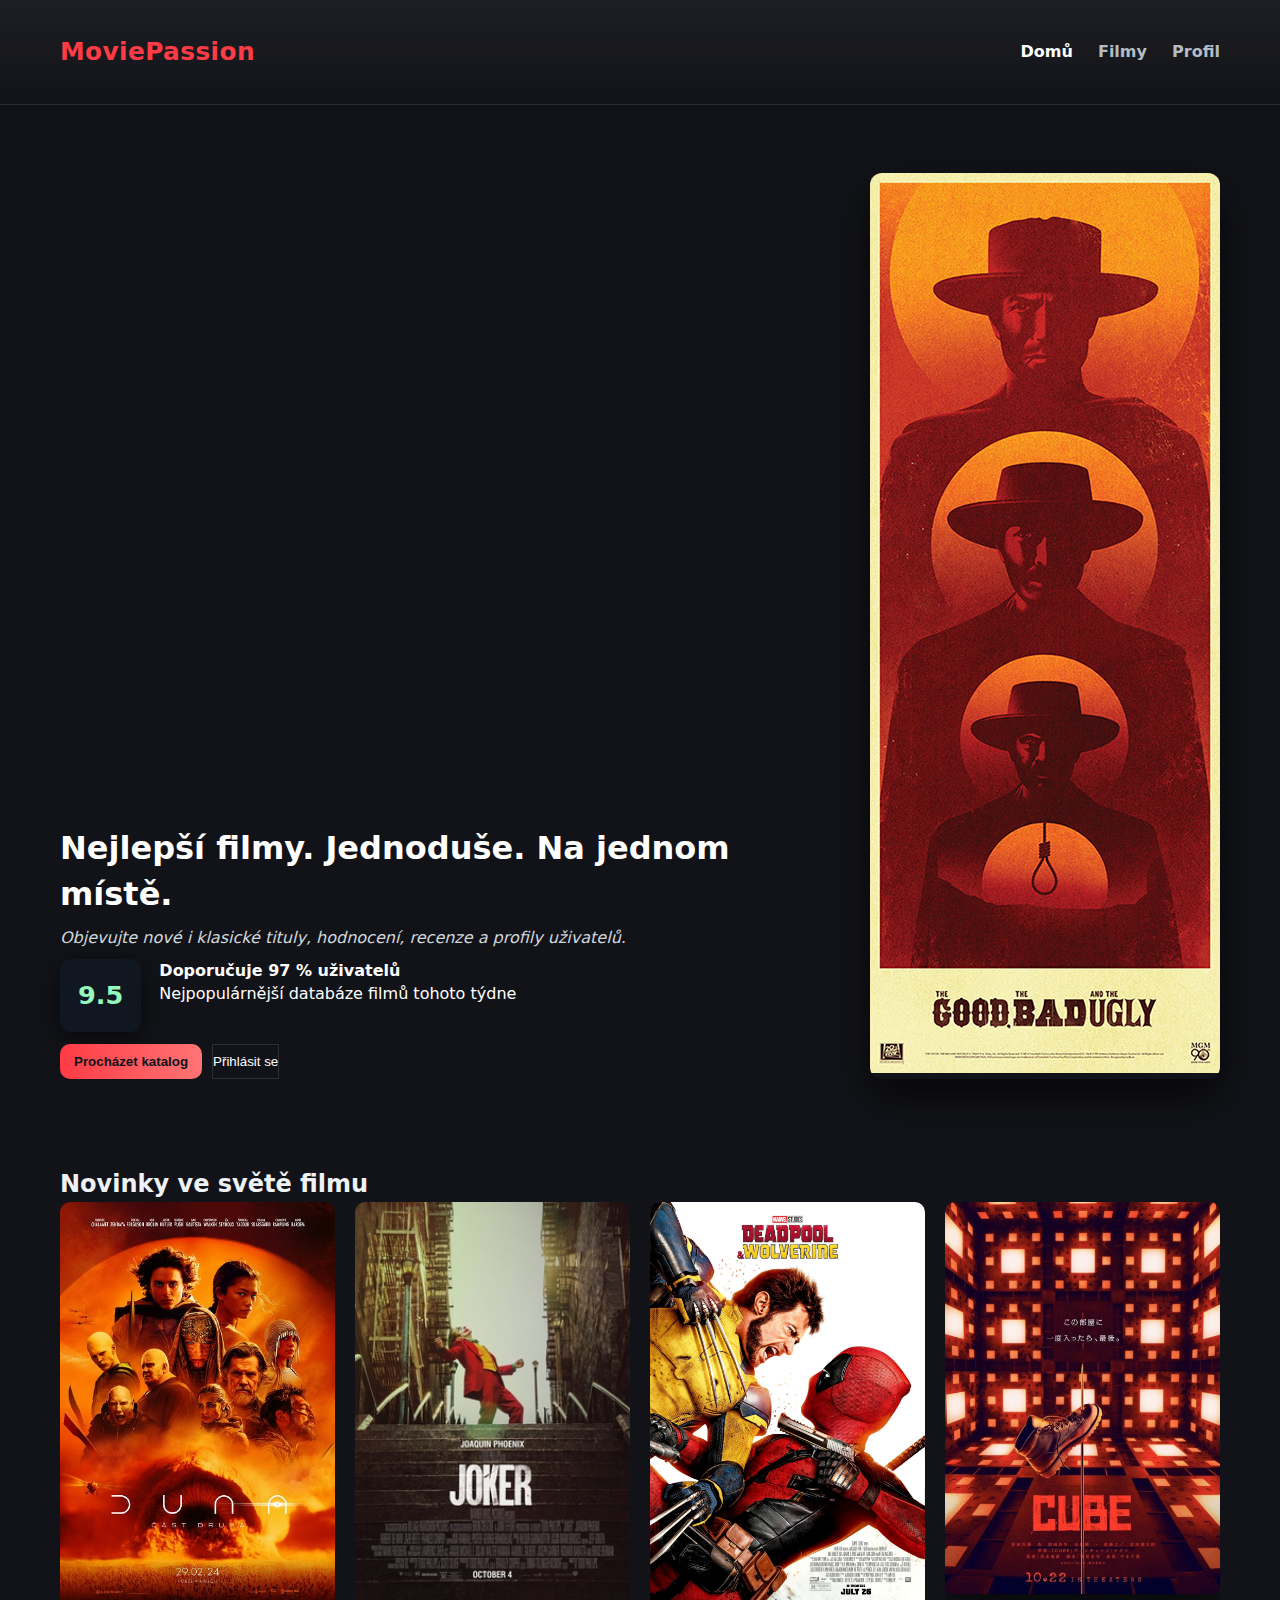
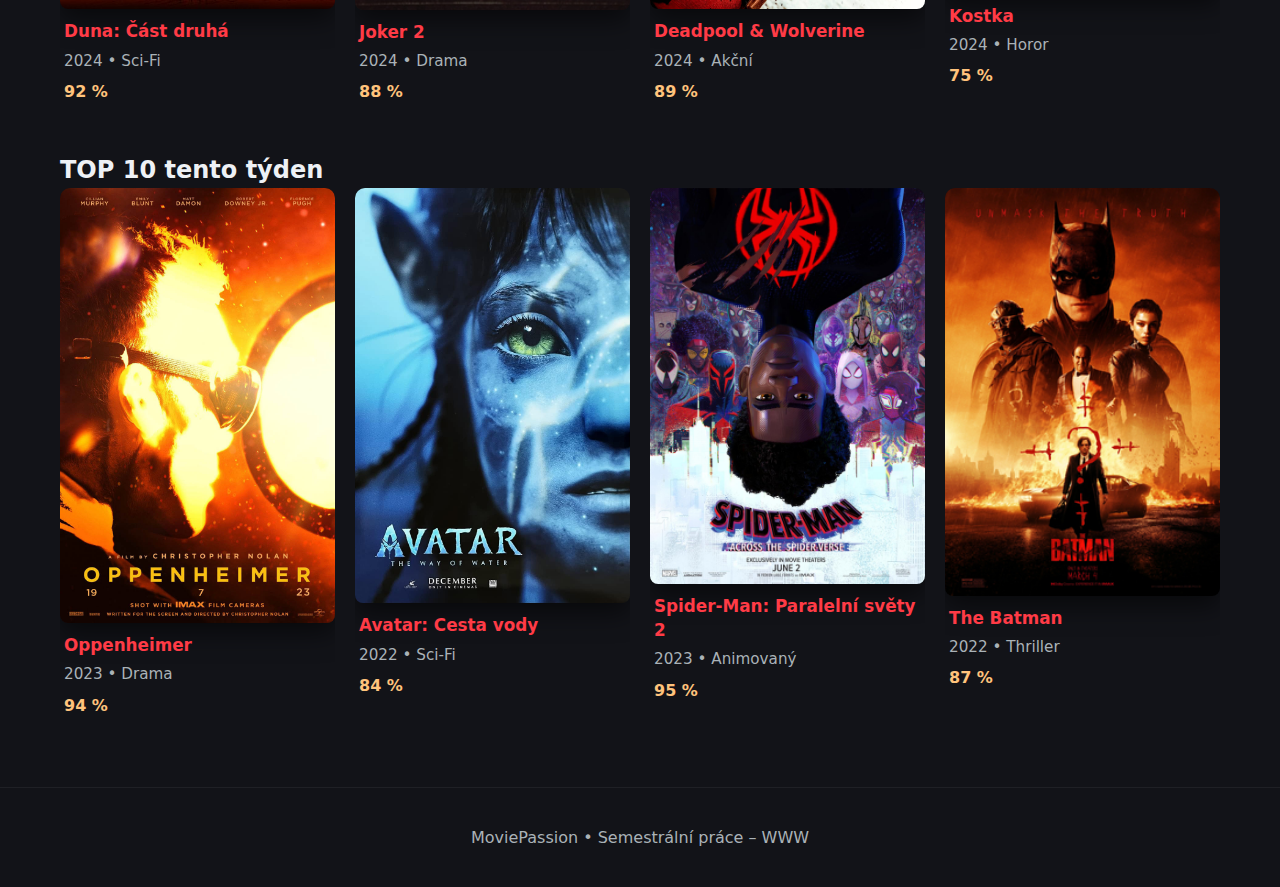
<file: Semestrálka/index.html>
<!DOCTYPE html>
<html lang="cs">
<head>
    <meta charset="UTF-8">
    <meta name="viewport" content="width=device-width, initial-scale=1.0">
    <title>MoviePassion – Domů</title>
    <link rel="stylesheet" href="styles.css">
</head>

<body>

<!-- Header -->
<header class="header">
    <div class="container">
        <nav class="nav">
            <div class="logo">MoviePassion</div>

            <div class="menu">
                <a href="index.html" class="active">Domů</a>
                <a href="movies.html">Filmy</a>
                <a href="profile.html">Profil</a>
            </div>
        </nav>
    </div>
</header>

<!-- Hero sekce -->
<section class="movie-hero">
    <div class="container hero-inner">
        <div class="movie-main">
            <h1>Nejlepší filmy. Jednoduše. Na jednom místě.</h1>
            <p class="tagline">
                Objevujte nové i klasické tituly, hodnocení, recenze a profily uživatelů.
            </p>

            <div class="scores">
                <div class="score big">9.5</div>
                <div class="score-info">
                    <strong>Doporučuje 97 % uživatelů</strong><br>
                    Nejpopulárnější databáze filmů tohoto týdne
                </div>
            </div>

            <div class="cta-row">
                <button class="btn">Procházet katalog</button>
                <button class="btn-ghost">Přihlásit se</button>
            </div>
        </div>

        <div class="poster-large">
            <img src="images/gbu.jpg" alt="Film Poster">
        </div>
    </div>
</section>

<!-- Sekce Novinky -->
<div class="container">
    <section class="section">
        <h2>Novinky ve světě filmu</h2>

        <div class="movies-grid">

            <div class="movie-item">
                <a href="#">
                    <div class="poster-wrap">
                        <img src="images/dune2.jpg" alt="">
                    </div>
                    <div class="movie-meta">
                        <h3>Duna: Část druhá</h3>
                        <div class="meta-row">2024 • Sci-Fi</div>
                        <div class="rating">92 %</div>
                    </div>
                </a>
            </div>

            <div class="movie-item">
                <a href="#">
                    <div class="poster-wrap">
                        <img src="images/joker.jpg" alt="">
                    </div>
                    <div class="movie-meta">
                        <h3>Joker 2</h3>
                        <div class="meta-row">2024 • Drama</div>
                        <div class="rating">88 %</div>
                    </div>
                </a>
            </div>

            <div class="movie-item">
                <a href="#">
                    <div class="poster-wrap">
                        <img src="images/deadpool.jpg" alt="">
                    </div>
                    <div class="movie-meta">
                        <h3>Deadpool & Wolverine</h3>
                        <div class="meta-row">2024 • Akční</div>
                        <div class="rating">89 %</div>
                    </div>
                </a>
            </div>

            <div class="movie-item">
                <a href="#">
                    <div class="poster-wrap">
                        <img src="images/cube2.jpg" alt="">
                    </div>
                    <div class="movie-meta">
                        <h3>Kostka</h3>
                        <div class="meta-row">2024 • Horor</div>
                        <div class="rating">75 %</div>
                    </div>
                </a>
            </div>

        </div>
    </section>
</div>

<!-- Sekce TOP 10 -->
<div class="container">
    <section class="section">
        <h2>TOP 10 tento týden</h2>

        <div class="movies-grid">

            <div class="movie-item">
                <a href="#">
                    <div class="poster-wrap">
                        <img src="images/oppenheimerib.jpg" alt="">
                    </div>
                    <div class="movie-meta">
                        <h3>Oppenheimer</h3>
                        <div class="meta-row">2023 • Drama</div>
                        <div class="rating">94 %</div>
                    </div>
                </a>
            </div>

            <div class="movie-item">
                <a href="#">
                    <div class="poster-wrap">
                        <img src="images/avatar.jpg" alt="">
                    </div>
                    <div class="movie-meta">
                        <h3>Avatar: Cesta vody</h3>
                        <div class="meta-row">2022 • Sci-Fi</div>
                        <div class="rating">84 %</div>
                    </div>
                </a>
            </div>

            <div class="movie-item">
                <a href="#">
                    <div class="poster-wrap">
                        <img src="images/spider.jpg" alt="">
                    </div>
                    <div class="movie-meta">
                        <h3>Spider-Man: Paralelní světy 2</h3>
                        <div class="meta-row">2023 • Animovaný</div>
                        <div class="rating">95 %</div>
                    </div>
                </a>
            </div>

            <div class="movie-item">
                <a href="#">
                    <div class="poster-wrap">
                        <img src="images/batman.jpg" alt="">
                    </div>
                    <div class="movie-meta">
                        <h3>The Batman</h3>
                        <div class="meta-row">2022 • Thriller</div>
                        <div class="rating">87 %</div>
                    </div>
                </a>
            </div>

        </div>
    </section>
</div>

<!-- Footer -->
<footer class="footer">
    <div class="container">
        MoviePassion • Semestrální práce – WWW
    </div>
</footer>

</body>
</html>
</file>
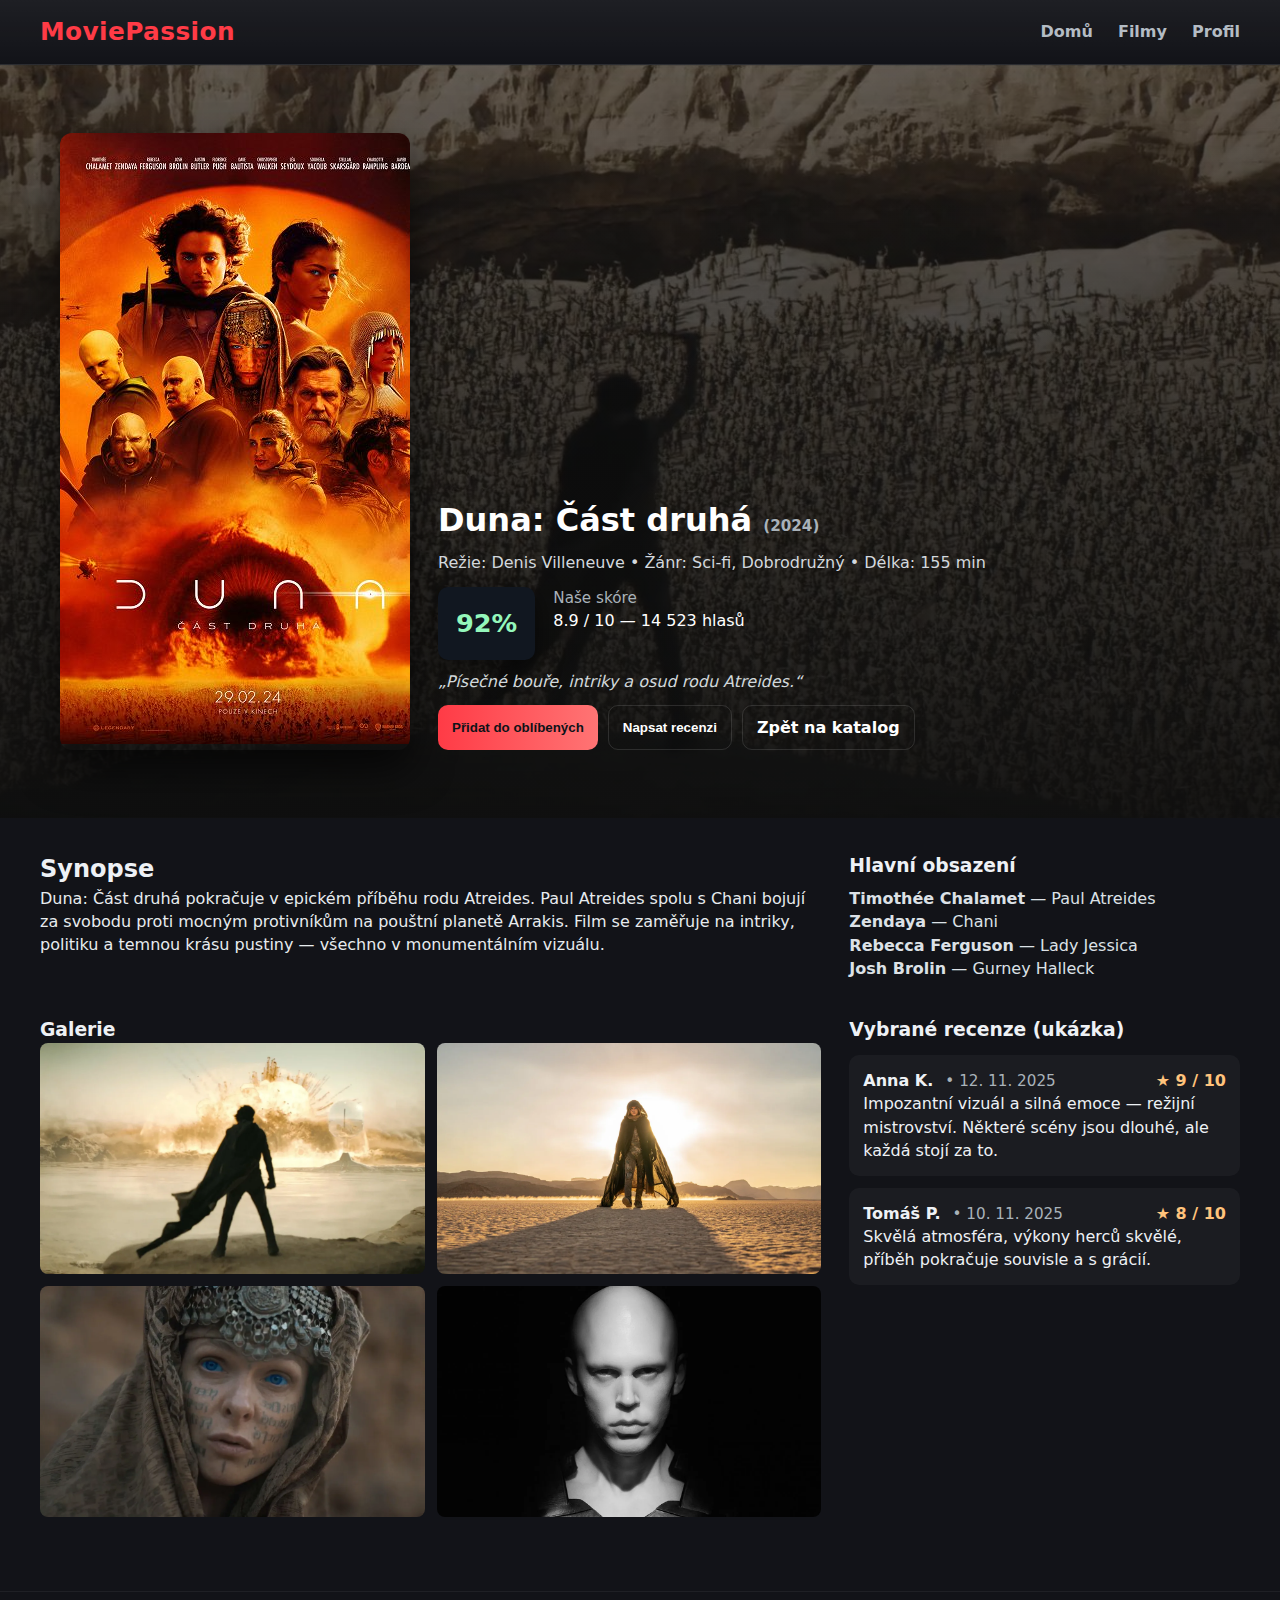
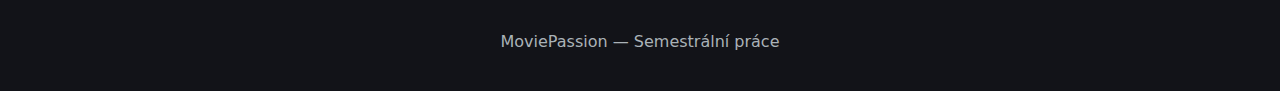
<file: Semestrálka/movie-detail.html>
<!doctype html>
<html lang="cs">
<head>
  <meta charset="utf-8">
  <meta name="viewport" content="width=device-width,initial-scale=1">
  <title>MoviePassion — Duna: Část druhá</title>
  <link rel="stylesheet" href="styles.css">
</head>
<body>
<header class="header">
  <div class="container nav">
    <div class="logo">MoviePassion</div>
    <nav class="menu">
      <a href="index.html">Domů</a>
      <a href="movies.html">Filmy</a>
      <a href="profile.html">Profil</a>
    </nav>
  </div>
</header>

<main>
  <section class="movie-hero" style="background-image: linear-gradient(180deg, rgba(13,13,13,0.6), rgba(13,13,13,0.95)), url('images/dunaPozadi.jpg')">
    <div class="container hero-inner">
      <div class="poster-large">
        <img src="images/duna2a.png" alt="Plakát — Duna: Část druhá">
      </div>

      <div class="movie-main">
        <h1>Duna: Část druhá <span class="muted"> (2024)</span></h1>
        <div class="meta">
          <span>Režie: Denis Villeneuve</span> •
          <span>Žánr: Sci-fi, Dobrodružný</span> •
          <span>Délka: 155 min</span>
        </div>

        <div class="scores">
          <div class="score big">92%</div>
          <div class="score-info">
            <p class="muted">Naše skóre</p>
            <p>8.9 / 10 — 14 523 hlasů</p>
          </div>
        </div>

        <p class="tagline">„Písečné bouře, intriky a osud rodu Atreides.“</p>

        <div class="cta-row">
          <button class="btn" disabled>Přidat do oblíbených</button>
          <button class="btn btn-ghost" disabled>Napsat recenzi</button>
          <a href="movies.html" class="btn btn-ghost">Zpět na katalog</a>
        </div>
      </div>
    </div>
  </section>

  <section class="container movie-content">
    <div class="synopsis">
      <h2>Synopse</h2>
      <p>
        Duna: Část druhá pokračuje v epickém příběhu rodu Atreides. Paul Atreides spolu s Chani bojují za svobodu proti mocným protivníkům na pouštní planetě Arrakis.
        Film se zaměřuje na intriky, politiku a temnou krásu pustiny — všechno v monumentálním vizuálu.
      </p>
    </div>

    <div class="cast">
      <h3>Hlavní obsazení</h3>
      <ul class="cast-list">
        <li><strong>Timothée Chalamet</strong> — Paul Atreides</li>
        <li><strong>Zendaya</strong> — Chani</li>
        <li><strong>Rebecca Ferguson</strong> — Lady Jessica</li>
        <li><strong>Josh Brolin</strong> — Gurney Halleck</li>
      </ul>
    </div>

    <div class="gallery">
      <h3>Galerie</h3>
      <div class="gallery-grid">
        <img src="images/dn1.jpg" alt="Galerie 1">
        <img src="images/dn2.jpg" alt="Galerie 2">
        <img src="images/dn3.jpg" alt="Galerie 3">
        <img src="images/dn4.jpg" alt="Galerie 4">
      </div>
    </div>

    <div class="reviews">
      <h3>Vybrané recenze (ukázka)</h3>
      <article class="review">
        <div class="rev-head">
          <strong>Anna K.</strong>
          <span class="muted">• 12. 11. 2025</span>
          <span class="rating">★ 9 / 10</span>
        </div>
        <p>Impozantní vizuál a silná emoce — režijní mistrovství. Některé scény jsou dlouhé, ale každá stojí za to.</p>
      </article>

      <article class="review">
        <div class="rev-head">
          <strong>Tomáš P.</strong>
          <span class="muted">• 10. 11. 2025</span>
          <span class="rating">★ 8 / 10</span>
        </div>
        <p>Skvělá atmosféra, výkony herců skvělé, příběh pokračuje souvisle a s grácií.</p>
      </article>
    </div>
  </section>
</main>

<footer class="footer">
  <div class="container">MoviePassion — Semestrální práce</div>
</footer>
</body>

</html>
</file>
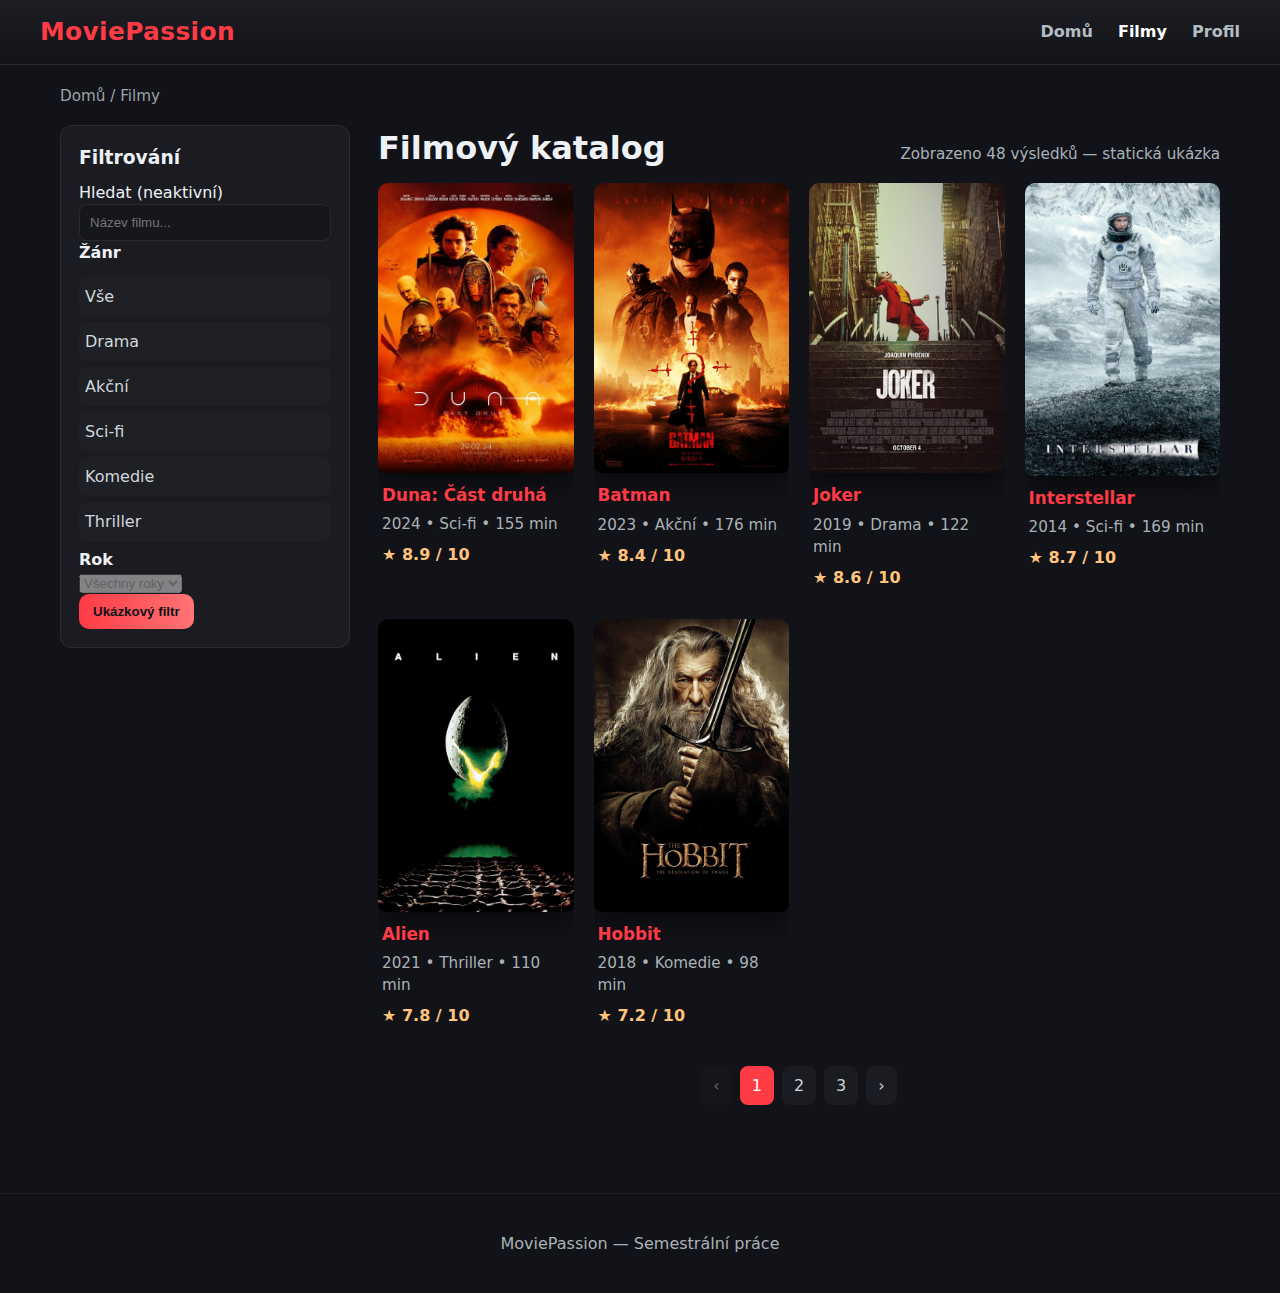
<file: Semestrálka/movies.html>
<!doctype html>
<html lang="cs">
<head>
  <meta charset="utf-8">
  <meta name="viewport" content="width=device-width,initial-scale=1">
  <title>MoviePassion — Filmy</title>
  <link rel="stylesheet" href="styles.css">
</head>
<body>
<header class="header">
  <div class="container nav">
    <div class="logo">MoviePassion</div>
    <nav class="menu">
      <a href="index.html">Domů</a>
      <a href="movies.html" class="active">Filmy</a>
      <a href="profile.html">Profil</a>
    </nav>
  </div>
</header>

<main class="container">
  <div class="breadcrumbs">Domů / Filmy</div>

  <section class="catalog-grid">
    <aside class="sidebar">
      <div class="panel">
        <h3>Filtrování</h3>
        <label class="control">
          Hledat (neaktivní)
          <input type="text" placeholder="Název filmu..." readonly>
        </label>

        <h4>Žánr</h4>
        <ul class="filters">
          <li>Vše</li>
          <li>Drama</li>
          <li>Akční</li>
          <li>Sci-fi</li>
          <li>Komedie</li>
          <li>Thriller</li>
        </ul>

        <h4>Rok</h4>
        <select disabled>
          <option>Všechny roky</option>
          <option>2025</option>
          <option>2024</option>
          <option>2020–2023</option>
          <option>2010–2019</option>
        </select>

        <div class="panel-foot">
          <button class="btn" disabled>Ukázkový filtr</button>
        </div>
      </div>
    </aside>

    <section class="catalog">
      <header class="catalog-header">
        <h1>Filmový katalog</h1>
        <p class="muted">Zobrazeno 48 výsledků — statická ukázka</p>
      </header>

      <div class="movies-grid">
        <article class="movie-item">
          <a href="movie-detail.html">
            <div class="poster-wrap">
              <img src="images/dune2.jpg" alt="Plakát — Duna">
            </div>
            <div class="movie-meta">
              <h3>Duna: Část druhá</h3>
              <p class="meta-row">2024 • Sci-fi • 155 min</p>
              <p class="rating small">★ 8.9 / 10</p>
            </div>
          </a>
        </article>

        <article class="movie-item">
          <a href="movie-detail.html">
            <div class="poster-wrap">
              <img src="images/batman.jpg" alt="Plakát — Batman">
            </div>
            <div class="movie-meta">
              <h3>Batman</h3>
              <p class="meta-row">2023 • Akční • 176 min</p>
              <p class="rating small">★ 8.4 / 10</p>
            </div>
          </a>
        </article>

        <article class="movie-item">
          <a href="movie-detail.html">
            <div class="poster-wrap">
              <img src="images/joker.jpg" alt="Plakát — Joker">
            </div>
            <div class="movie-meta">
              <h3>Joker</h3>
              <p class="meta-row">2019 • Drama • 122 min</p>
              <p class="rating small">★ 8.6 / 10</p>
            </div>
          </a>
        </article>

        <article class="movie-item">
          <a href="movie-detail.html">
            <div class="poster-wrap">
              <img src="images/interstelar2.jpg" alt="Plakát — Interstellar">
            </div>
            <div class="movie-meta">
              <h3>Interstellar</h3>
              <p class="meta-row">2014 • Sci-fi • 169 min</p>
              <p class="rating small">★ 8.7 / 10</p>
            </div>
          </a>
        </article>

        <article class="movie-item">
          <a href="movie-detail.html">
            <div class="poster-wrap">
              <img src="images/alien.jpg" alt="Plakát">
            </div>
            <div class="movie-meta">
              <h3>Alien</h3>
              <p class="meta-row">2021 • Thriller • 110 min</p>
              <p class="rating small">★ 7.8 / 10</p>
            </div>
          </a>
        </article>

        <article class="movie-item">
          <a href="movie-detail.html">
            <div class="poster-wrap">
              <img src="images/hobbit.jpg" alt="Plakát">
            </div>
            <div class="movie-meta">
              <h3>Hobbit</h3>
              <p class="meta-row">2018 • Komedie • 98 min</p>
              <p class="rating small">★ 7.2 / 10</p>
            </div>
          </a>
        </article>
      </div>

      <nav class="pagination">
        <a class="page prev disabled" href="#" aria-disabled="true">‹</a>
        <a class="page active" href="#">1</a>
        <a class="page" href="#">2</a>
        <a class="page" href="#">3</a>
        <a class="page next" href="#">›</a>
      </nav>
    </section>
  </section>
</main>

<footer class="footer">
  <div class="container">MoviePassion — Semestrální práce</div>
</footer>
</body>

</html>
</file>
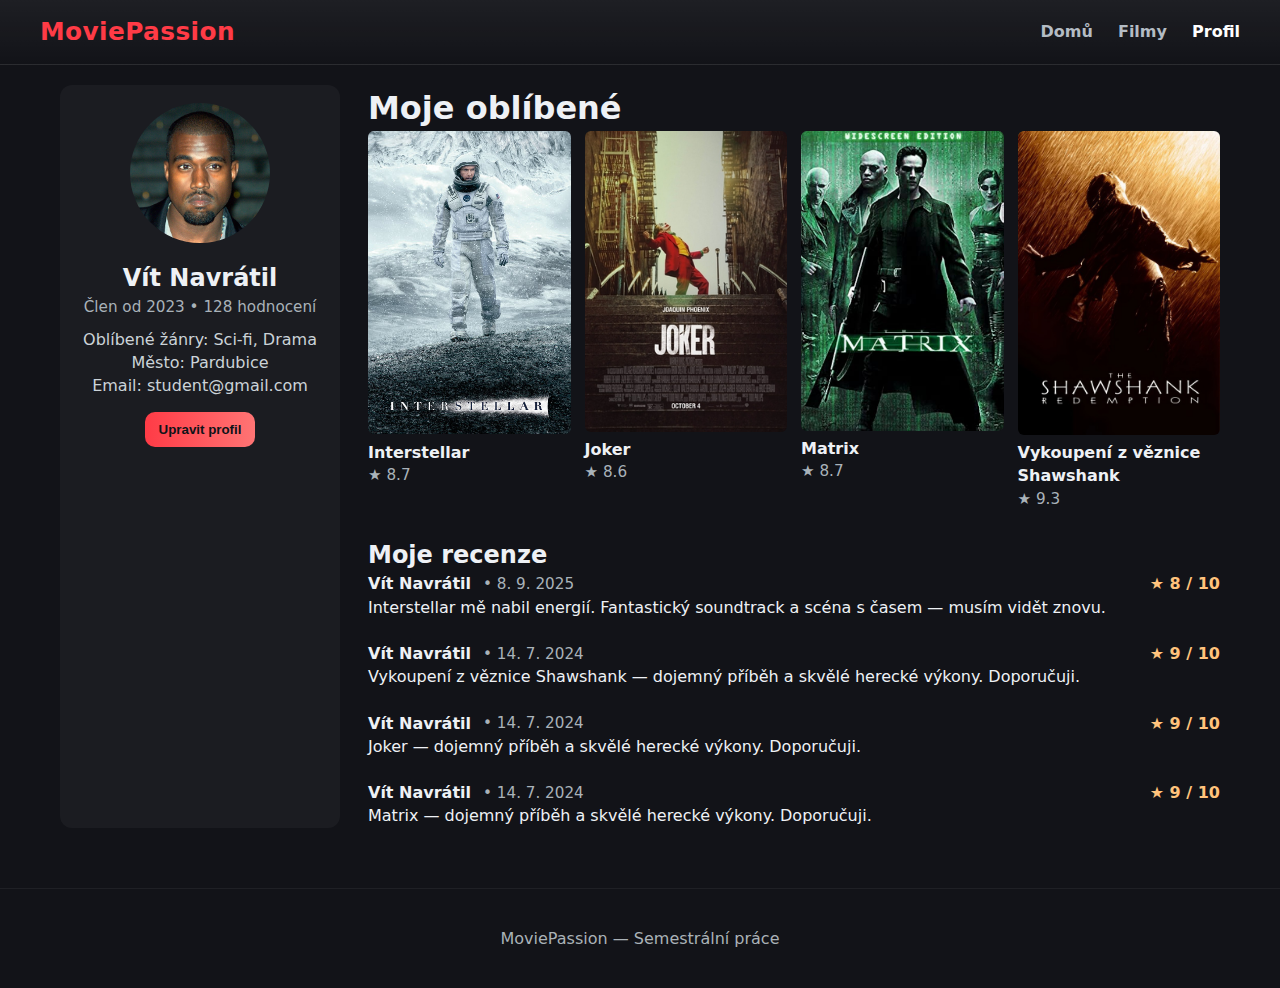
<file: Semestrálka/profile.html>
<!doctype html>
<html lang="cs">
<head>
  <meta charset="utf-8">
  <meta name="viewport" content="width=device-width,initial-scale=1">
  <title>MoviePassion — Profil uživatele</title>
  <link rel="stylesheet" href="styles.css">
</head>
<body>
<header class="header">
  <div class="container nav">
    <div class="logo">MoviePassion</div>
    <nav class="menu">
      <a href="index.html">Domů</a>
      <a href="movies.html">Filmy</a>
      <a href="profile.html" class="active">Profil</a>
    </nav>
  </div>
</header>

<main class="container">
  <div class="profile-grid">
    <aside class="profile-card">
      <img class="avatar" src="images/kanye.png" alt="Uživatelský avatar">
      <h2>Vít Navrátil</h2>
      <p class="muted">Člen od 2023 • 128 hodnocení</p>

      <ul class="profile-meta">
        <li>Oblíbené žánry: Sci-fi, Drama</li>
        <li>Město: Pardubice</li>
        <li>Email: student@gmail.com</li>
      </ul>

      <div style="margin-top:14px">
        <button class="btn" disabled>Upravit profil</button>
      </div>
    </aside>

    <section class="profile-main">
      <h1>Moje oblíbené</h1>

      <div class="favorites-grid">
        <article class="fav-card">
          <img src="images/interstelar2.jpg" alt="Plakát">
          <h4>Interstellar</h4>
          <p class="muted">★ 8.7</p>
        </article>

        <article class="fav-card">
          <img src="images/joker.jpg" alt="Plakát">
          <h4>Joker</h4>
          <p class="muted">★ 8.6</p>
        </article>

        <article class="fav-card">
          <img src="images/matrix.jpg" alt="Plakát">
          <h4>Matrix</h4>
          <p class="muted">★ 8.7</p>
        </article>

        <article class="fav-card">
          <img src="images/shaw.jpg" alt="Plakát">
          <h4>Vykoupení z věznice Shawshank</h4>
          <p class="muted">★ 9.3</p>
        </article>
      </div>

      <h2 style="margin-top:28px">Moje recenze</h2>

      <div class="user-reviews">
        <article class="review">
          <div class="rev-head">
            <strong>Vít Navrátil</strong>
            <span class="muted">• 8. 9. 2025</span>
            <span class="rating">★ 8 / 10</span>
          </div>
          <p>Interstellar mě nabil energií. Fantastický soundtrack a scéna s časem — musím vidět znovu.</p>
        </article>
        <br>

        <article class="review">
          <div class="rev-head">
            <strong>Vít Navrátil</strong>
            <span class="muted">• 14. 7. 2024</span>
            <span class="rating">★ 9 / 10</span>
          </div>
          <p>Vykoupení z věznice Shawshank — dojemný příběh a skvělé herecké výkony. Doporučuji.</p>
        </article>
        <br>

        <article class="review">
          <div class="rev-head">
            <strong>Vít Navrátil</strong>
            <span class="muted">• 14. 7. 2024</span>
            <span class="rating">★ 9 / 10</span>
          </div>
          <p>Joker — dojemný příběh a skvělé herecké výkony. Doporučuji.</p>
        </article>
        <br>

        <article class="review">
          <div class="rev-head">
            <strong>Vít Navrátil</strong>
            <span class="muted">• 14. 7. 2024</span>
            <span class="rating">★ 9 / 10</span>
          </div>
          <p>Matrix — dojemný příběh a skvělé herecké výkony. Doporučuji.</p>
        </article>

      </div>
    </section>
  </div>
</main>

<footer class="footer">
  <div class="container">MoviePassion — Semestrální práce</div>
</footer>
</body>
</html>
</file>
<file: Semestrálka/styles.css>
* { box-sizing: border-box; margin: 0; padding: 0 }
html, body { height: 100% }

body {
  background: #121318; 
  color: #eef1f5;
  font-family: Inter, system-ui, -apple-system, "Segoe UI", Roboto, Helvetica, Arial;
  -webkit-font-smoothing: antialiased;
  line-height: 1.45;
}

a{
 text-decoration: none;
 color: #ff3b46;
}


.container {
  max-width: 1200px;
  margin: 0 auto;
  padding: 20px;
}


.header {
  background: linear-gradient(180deg, rgba(255,255,255,0.05), transparent);
  border-bottom: 1px solid rgba(255,255,255,0.06);
  /*position: sticky;*/
  top: 0;
  z-index: 50;
}

.nav {
  display: flex;
  align-items: center;
  justify-content: space-between;
  padding: 14px 0;
}

.logo {
  font-weight: 800;
  font-size: 1.55rem;
  color: #ff3b46; 
  letter-spacing: 0.4px;
}

.menu a {
  color: #b4bcc4;
  text-decoration: none;
  margin-left: 20px;
  font-weight: 700;
  transition: 0.15s ease;
}

.menu a.active,
.menu a:hover {
  color: #fff;
}

.muted { color: #a9b2b9; font-size: 0.95rem }
.breadcrumbs { color: #9ba3a9; font-size: 0.95rem; margin-bottom: 12px }


.catalog-grid {
  display: grid;
  grid-template-columns: 290px 1fr;
  gap: 28px;
  margin-top: 18px;
}

.sidebar .panel {
  background: rgba(255,255,255,0.04);
  padding: 18px;
  border-radius: 12px;
  border: 1px solid rgba(255,255,255,0.07);
}

.sidebar h3 { margin-bottom: 10px }

.control input {
  width: 100%;
  padding: 10px;
  border-radius: 8px;
  border: 1px solid rgba(255,255,255,0.08);
  background: #15171c;     
  color: #e4e7eb;
}

.filters {
  list-style: none;
  margin-top: 12px;
  color: #d0d7dc;
}

.filters li {
  padding: 8px 6px;
  border-radius: 8px;
  margin-bottom: 6px;
  background: rgba(255,255,255,0.02);
}

.catalog-header {
  display: flex;
  align-items: baseline;
  justify-content: space-between;
  margin-bottom: 12px;
}

.movies-grid {
  display: grid;
  grid-template-columns: repeat(4,1fr);
  gap: 20px;
}

.movie-item {
  border-radius: 10px;
  overflow: hidden;
}

.poster-wrap {
  border-radius: 8px;
  overflow: hidden;
  box-shadow: 0 10px 26px rgba(0,0,0,0.55);
}

.poster-wrap img {
  width: 100%;
  display: block;
}

.movie-meta {
  padding: 10px 4px;
}

.movie-meta h3 {
  font-size: 1.05rem;
  margin-bottom: 6px;
}

.meta-row {
  color: #aab2b7;
  font-size: 0.95rem;
  margin-bottom: 8px;
}

.rating { color: #ffc37c; font-weight: 700 }

.pagination {
  display: flex;
  gap: 8px;
  justify-content: center;
  margin: 28px 0;
}

.page {
  padding: 8px 12px;
  border-radius: 8px;
  background: rgba(255,255,255,0.04);
  color: #ced4d9;
  text-decoration: none;
}

.page.active {
  background: #ff3b46;
  color: #fff;
}

.page.disabled {
  opacity: 0.4;
  pointer-events: none;
}

.movie-hero {
  background-size: cover;
  background-position: center;
  padding: 48px 0;
  color: #fff;
}

.hero-inner {
  display: flex;
  gap: 28px;
  align-items: flex-end;
}

.poster-large {
  flex: 0 0 350px;
  border-radius: 12px;
  overflow: hidden;
  box-shadow: 0 18px 40px rgba(0,0,0,0.65);
}

.movie-main {
  flex: 1;
}

.movie-main h1 {
  font-size: 2rem;
  margin-bottom: 8px;
}

.meta {
  color: #d3d8dd;
  margin-bottom: 12px;
}

.scores {
  display: flex;
  gap: 18px;
  margin: 10px 0;
}

.score.big {
  background: #111720;
  padding: 18px;
  border-radius: 10px;
  font-weight: 800;
  color: #94f7bb;
  font-size: 1.6rem;
  box-shadow: 0 8px 26px rgba(0,0,0,0.55);
}

.tagline {
  font-style: italic;
  color: #d1d8db;
}

.cta-row {
  margin-top: 12px;
  display: flex;
  gap: 10px;
}

.btn {
  background: linear-gradient(90deg, #ff3b46, #ff7474);
  color: #0e1318;
  padding: 10px 14px;
  border-radius: 10px;
  font-weight: 800;
  border: none;
}

.btn-ghost {
  background: transparent;
  border: 1px solid rgba(255,255,255,0.12);
  color: #fff;
}

.movie-content {
  display: grid;
  grid-template-columns: 2fr 1fr;
  gap: 28px;
  padding: 34px 0;
}

.synopsis p { color: #e7ebee }

.cast-list {
  list-style: none;
  margin: 8px 0;
  color: #dce1e6;
}

.gallery-grid {
  display: grid;
  grid-template-columns: repeat(2,1fr);
  gap: 12px;
}

.gallery-grid img {
  width: 100%;
  border-radius: 8px;
}

.reviews .review {
  background: rgba(255,255,255,0.04);
  padding: 14px;
  border-radius: 10px;
  margin-top: 12px;
}

.rev-head {
  display: flex;
  align-items: center;
  gap: 12px;
}

.rev-head .rating {
  margin-left: auto;
}


.profile-grid {
  display: grid;
  grid-template-columns: 280px 1fr;
  gap: 28px;
}

.profile-card {
  background: rgba(255,255,255,0.04);
  padding: 18px;
  border-radius: 12px;
  text-align: center;
}

.avatar {
  width: 140px;
  height: 140px;
  border-radius: 50%;
  object-fit: cover;
  margin: 0 auto 12px;
}

.profile-meta {
  list-style: none;
  color: #cbd3d8;
  margin-top: 10px;
}

.favorites-grid {
  display: grid;
  grid-template-columns: repeat(4,1fr);
  gap: 14px;
}

.fav-card img {
  width: 100%;
  border-radius: 6px;
}

.footer {
  border-top: 1px solid rgba(255,255,255,0.06);
  padding: 18px 0;
  margin-top: 40px;
  color: #aab2b7;
  text-align: center;
}


@media (max-width: 619px) {
  .container { padding: 16px }

  .catalog-grid { grid-template-columns: 1fr }

  .movies-grid { grid-template-columns: repeat(2,1fr) }

  .hero-inner { flex-direction: column; align-items: center }
  
  .poster-large { width: 240px }

  .movie-content { grid-template-columns: 1fr }

  .gallery-grid { grid-template-columns: 1fr }

  .favorites-grid { grid-template-columns: repeat(2,1fr) }

  .menu a { 
    margin-left: 12px;
    font-size: 0.95rem;
  }
}

@media (min-width: 620px) and (max-width: 919px) {
  .movies-grid { grid-template-columns: repeat(3,1fr) }
  .favorites-grid { grid-template-columns: repeat(3,1fr) }
  .catalog-grid { grid-template-columns: 240px 1fr }
  .poster-large { flex-basis: 300px }
}

@media (min-width: 920px) {
  .movies-grid { grid-template-columns: repeat(4,1fr) }
  .favorites-grid { grid-template-columns: repeat(4,1fr) }
}

@media print {
  body { background: #fff; color: #000 }
  .header, .footer, .btn .poster-large { display: none }
}
</file>
